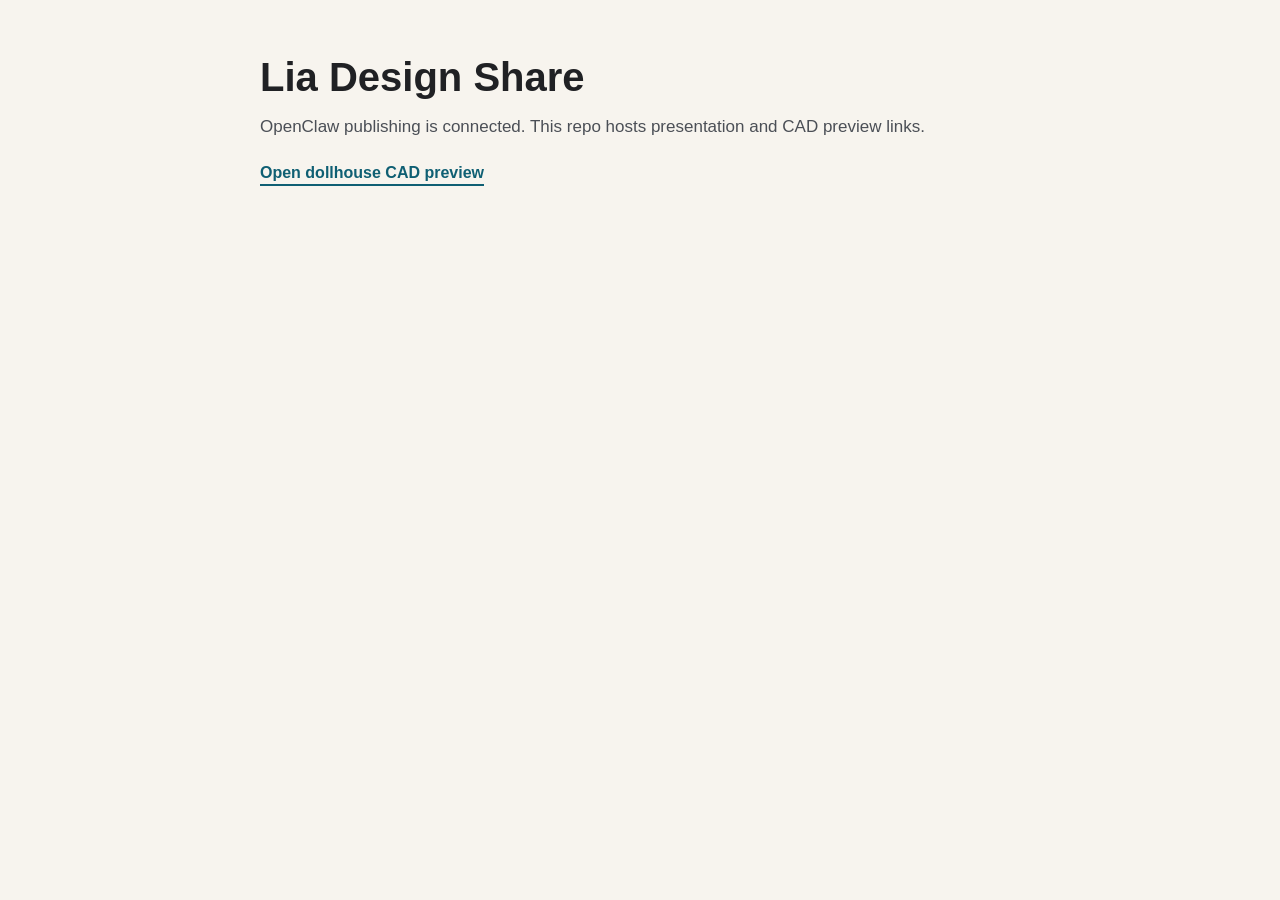
<file: index.html>
<!doctype html>
<html lang="en">
<head>
  <meta charset="utf-8">
  <meta name="viewport" content="width=device-width, initial-scale=1">
  <title>Lia Design Share</title>
  <style>
    body{font-family:Arial,Helvetica,sans-serif;margin:0;min-height:100vh;background:#f7f4ee;color:#202124}
    main{max-width:760px;padding:56px 24px;margin:0 auto}
    h1{font-size:40px;line-height:1.05;margin:0 0 16px;letter-spacing:0}
    p{font-size:17px;line-height:1.55;margin:0 0 24px;color:#4b4f56}
    a{display:inline-block;color:#0f5f73;font-weight:700;text-decoration:none;border-bottom:2px solid #0f5f73;padding-bottom:2px}
  </style>
</head>
<body>
  <main>
    <h1>Lia Design Share</h1>
    <p>OpenClaw publishing is connected. This repo hosts presentation and CAD preview links.</p>
    <a href="cad/dollhouse/">Open dollhouse CAD preview</a>
  </main>
</body>
</html>
</file>
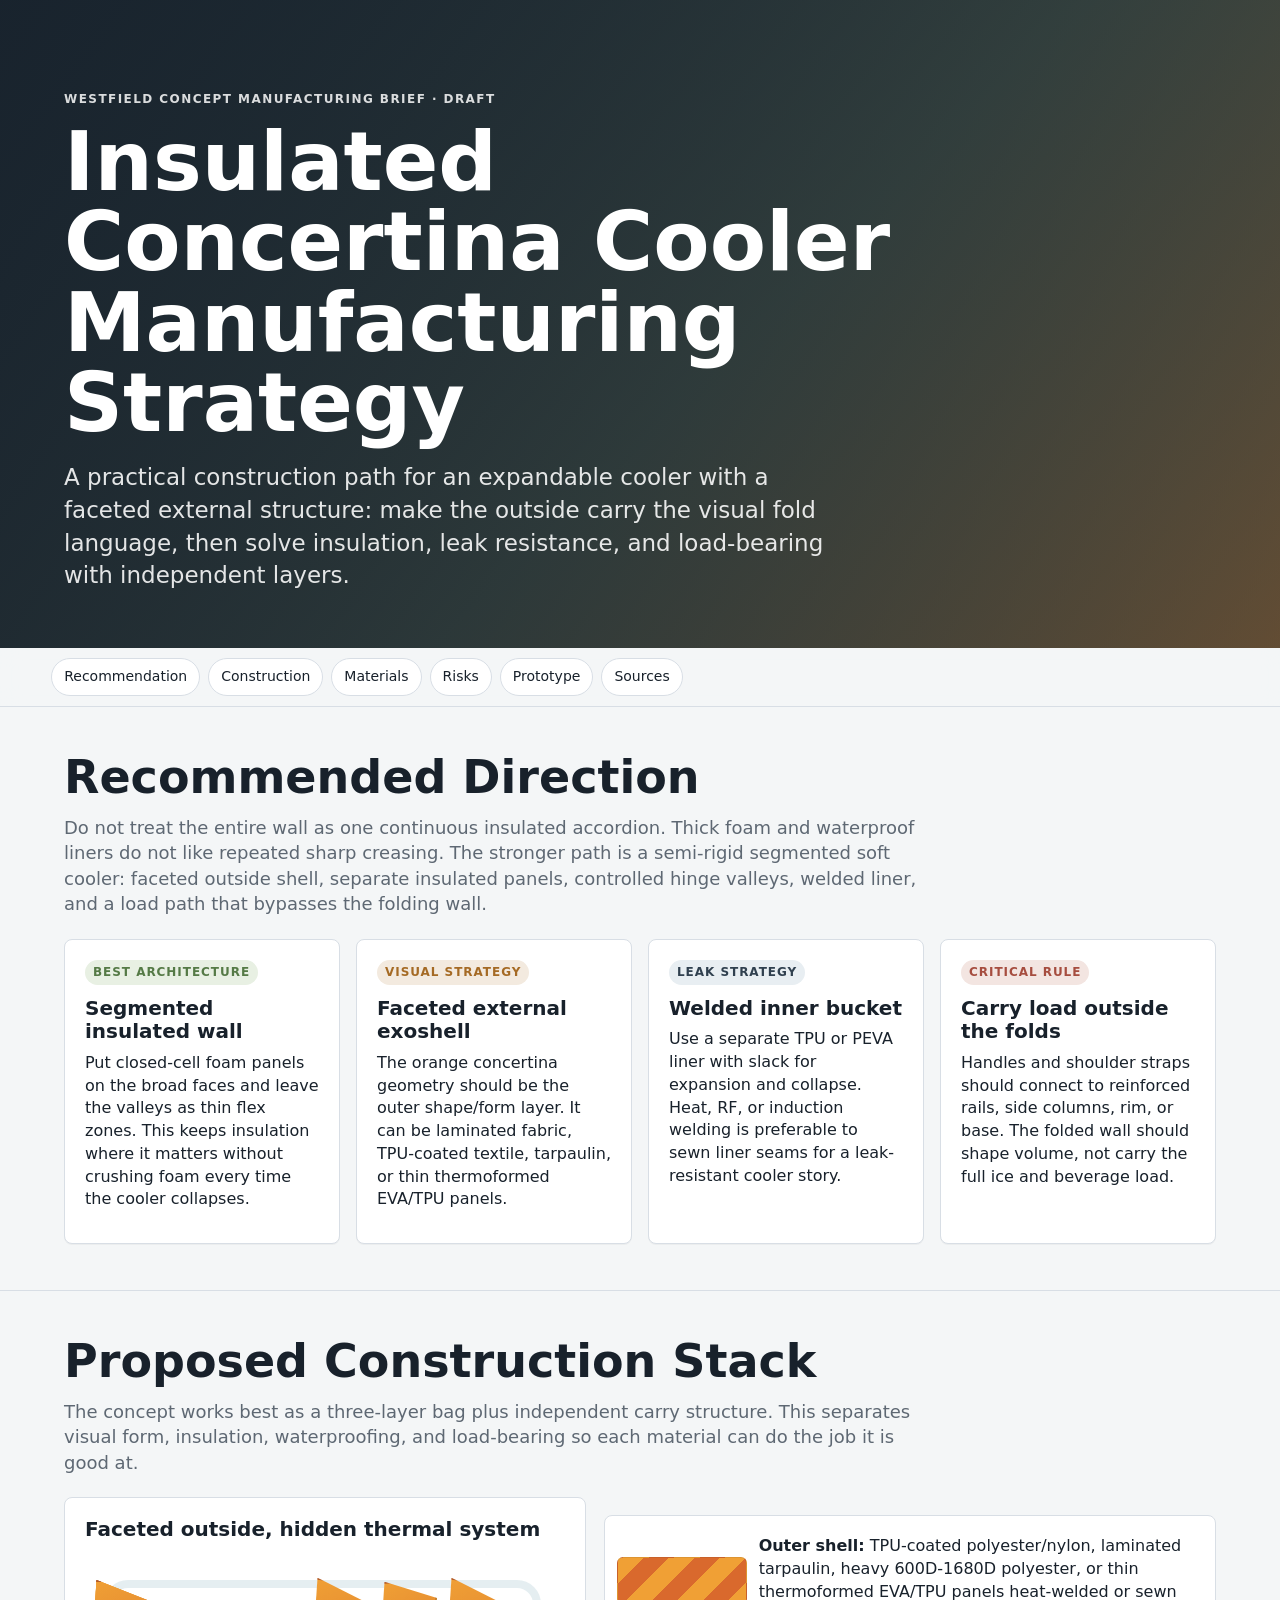
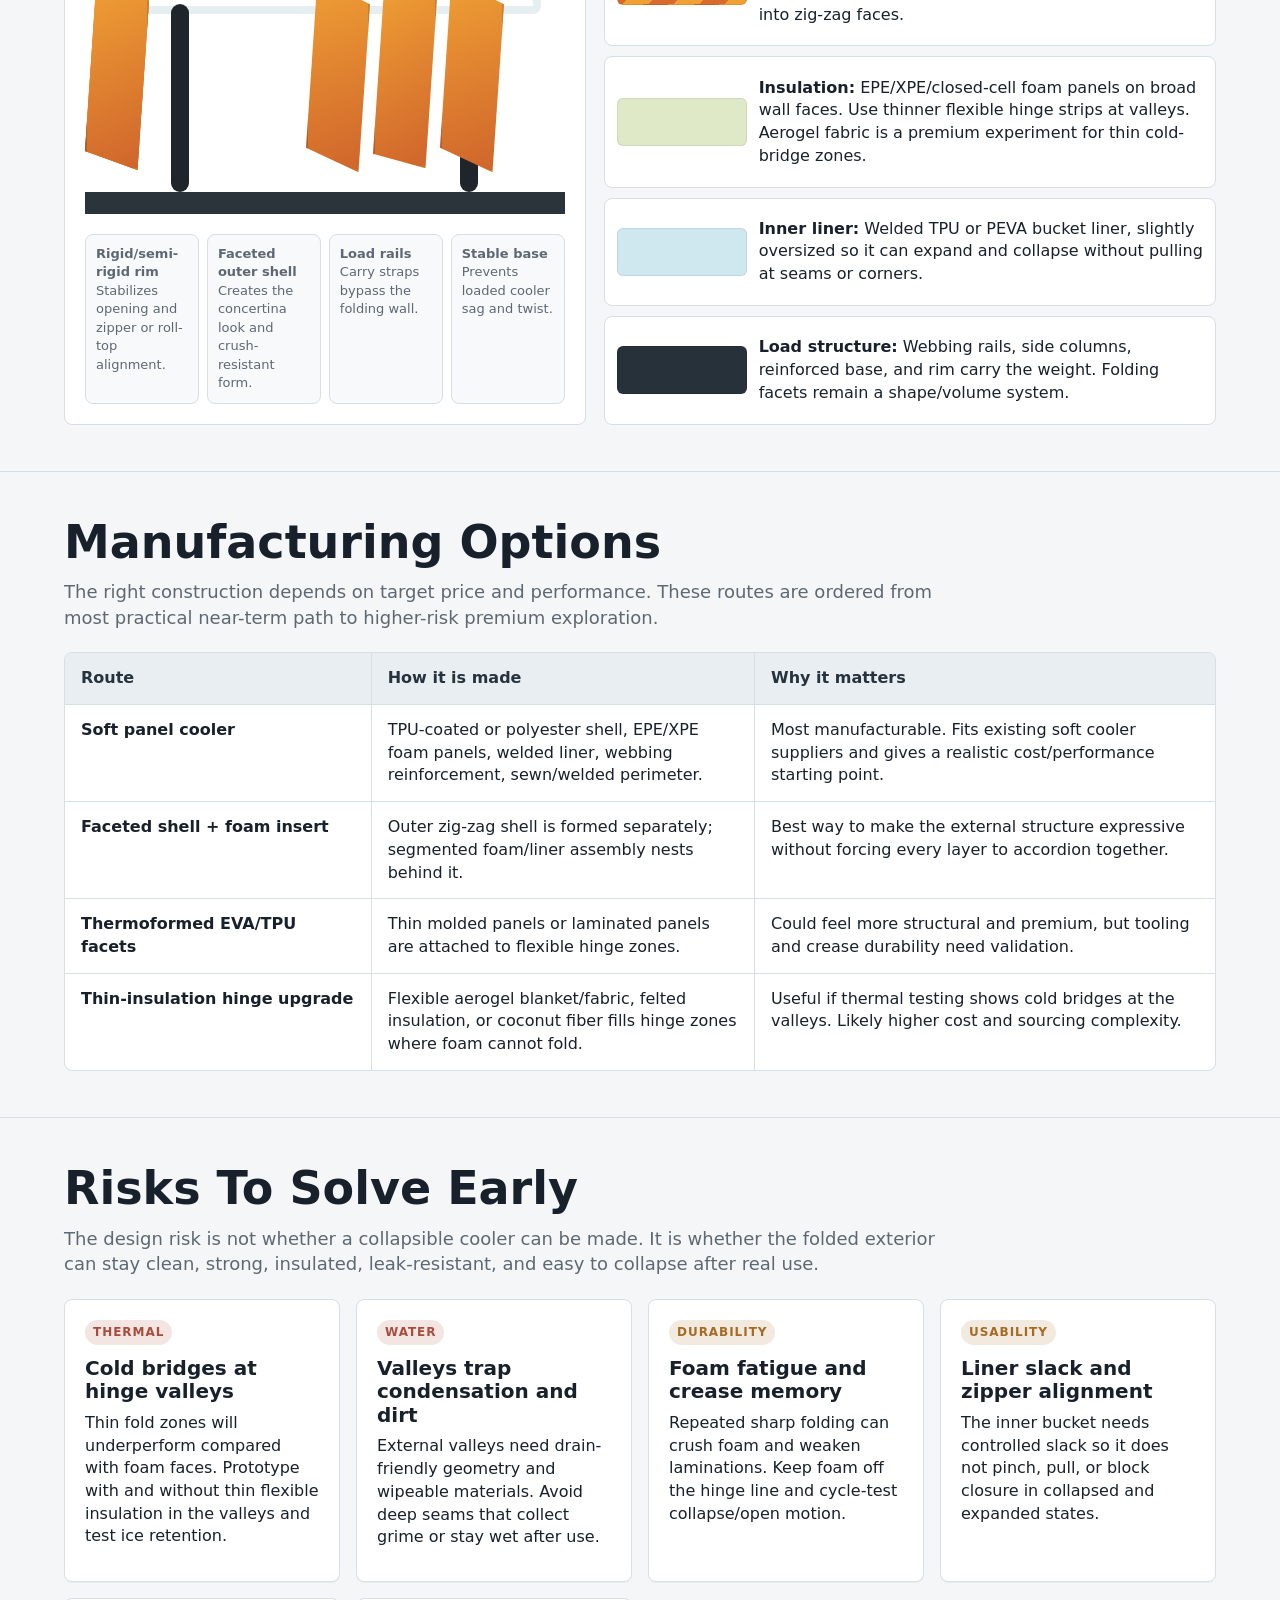
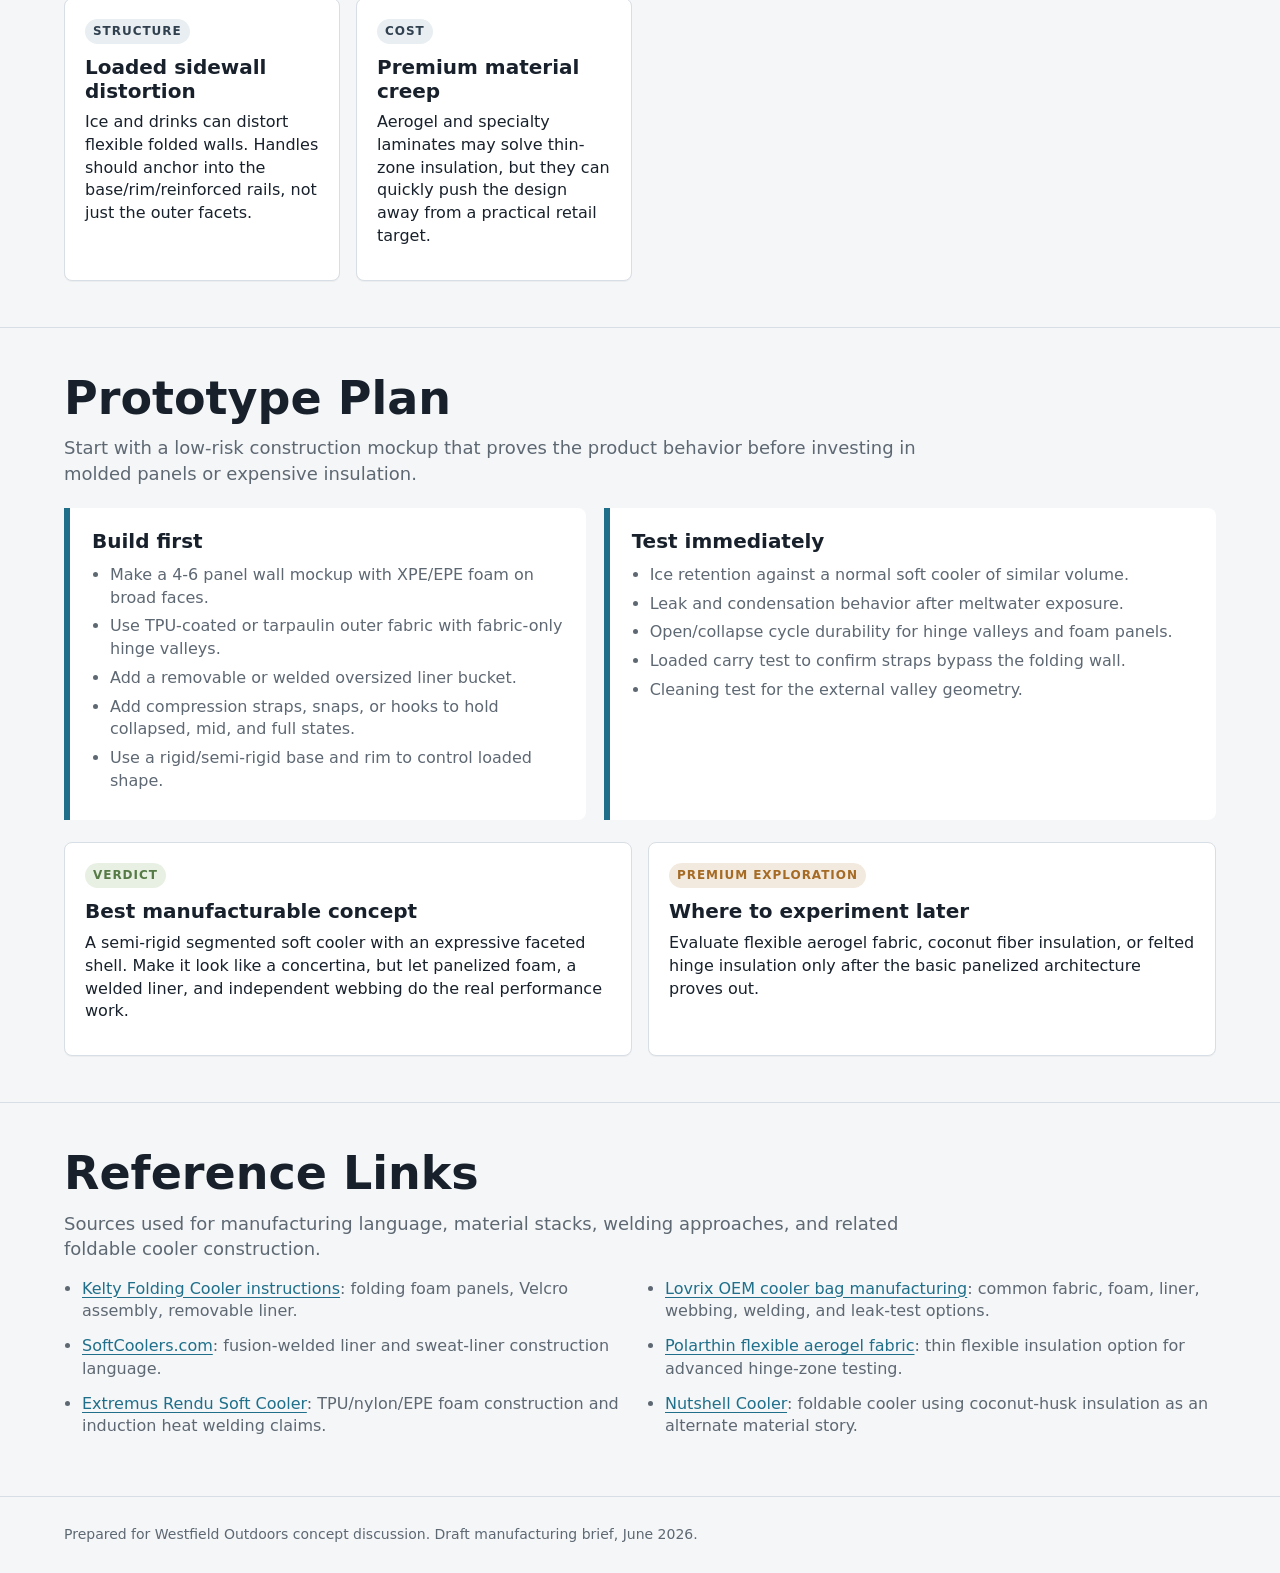
<file: concertina-cooler-manufacturing-brief/index.html>
<!doctype html>
<html lang="en">
<head>
  <meta charset="utf-8">
  <meta name="viewport" content="width=device-width, initial-scale=1">
  <title>Concertina Cooler Manufacturing Brief</title>
  <style>
    :root {
      color-scheme: light;
      --ink: #18212b;
      --muted: #5e6873;
      --line: #d8dee5;
      --paper: #f4f6f7;
      --panel: #ffffff;
      --blue: #1f6f8b;
      --green: #557a46;
      --amber: #a56a24;
      --red: #a64d3f;
      --charcoal: #27313a;
    }
    * { box-sizing: border-box; }
    html { background: var(--paper); }
    body {
      margin: 0;
      font-family: Inter, ui-sans-serif, system-ui, -apple-system, BlinkMacSystemFont, "Segoe UI", sans-serif;
      color: var(--ink);
      background: var(--paper);
      line-height: 1.42;
    }
    a { color: var(--blue); text-underline-offset: 3px; }
    header {
      min-height: 72vh;
      display: grid;
      align-items: end;
      padding: 56px clamp(20px, 5vw, 76px);
      color: white;
      background:
        linear-gradient(115deg, rgba(24,33,43,.92), rgba(24,33,43,.56)),
        linear-gradient(135deg, #203d49, #687d63 56%, #c1843f);
    }
    .hero-inner { max-width: 1140px; }
    .eyebrow {
      margin-bottom: 14px;
      text-transform: uppercase;
      letter-spacing: .12em;
      font-size: 12px;
      font-weight: 800;
      opacity: .84;
    }
    h1 {
      margin: 0 0 18px;
      max-width: 940px;
      font-size: clamp(42px, 7.4vw, 82px);
      line-height: .98;
      letter-spacing: 0;
    }
    .hero-copy {
      max-width: 780px;
      margin: 0;
      color: rgba(255,255,255,.88);
      font-size: clamp(17px, 2.1vw, 23px);
    }
    nav {
      position: sticky;
      top: 0;
      z-index: 5;
      display: flex;
      gap: 8px;
      overflow-x: auto;
      padding: 10px clamp(14px, 4vw, 56px);
      border-bottom: 1px solid var(--line);
      background: rgba(244,246,247,.92);
      backdrop-filter: blur(12px);
    }
    nav a {
      flex: 0 0 auto;
      padding: 8px 12px;
      border: 1px solid var(--line);
      border-radius: 999px;
      background: white;
      color: var(--ink);
      font-size: 14px;
      text-decoration: none;
    }
    section {
      padding: 46px clamp(20px, 5vw, 76px);
      border-bottom: 1px solid var(--line);
    }
    .section-inner { max-width: 1180px; margin: 0 auto; }
    h2 {
      margin: 0 0 12px;
      font-size: clamp(29px, 4vw, 46px);
      line-height: 1.08;
      letter-spacing: 0;
    }
    h3 { margin: 0 0 8px; font-size: 20px; line-height: 1.18; letter-spacing: 0; }
    p { margin: 0 0 12px; }
    .lead {
      max-width: 880px;
      color: var(--muted);
      font-size: 18px;
    }
    .grid {
      display: grid;
      grid-template-columns: repeat(auto-fit, minmax(250px, 1fr));
      gap: 16px;
      margin-top: 22px;
    }
    .card {
      min-height: 190px;
      padding: 20px;
      border: 1px solid var(--line);
      border-radius: 8px;
      background: var(--panel);
      box-shadow: 0 1px 0 rgba(24,33,43,.04);
    }
    .callout {
      padding: 22px;
      border-left: 6px solid var(--blue);
      border-radius: 0 8px 8px 0;
      background: white;
    }
    .tag {
      display: inline-block;
      margin-bottom: 12px;
      padding: 4px 8px;
      border-radius: 999px;
      background: #e8eef2;
      color: #30404f;
      font-size: 12px;
      font-weight: 800;
      text-transform: uppercase;
      letter-spacing: .08em;
    }
    .tag.green { background: #e8f0e3; color: var(--green); }
    .tag.amber { background: #f3eadf; color: var(--amber); }
    .tag.red { background: #f3e5e1; color: var(--red); }
    ul { margin: 10px 0 0; padding-left: 18px; color: var(--muted); }
    li { margin: 6px 0; }
    .split {
      display: grid;
      grid-template-columns: .92fr 1.08fr;
      gap: 18px;
      margin-top: 22px;
      align-items: stretch;
    }
    .diagram {
      min-height: 430px;
      padding: 20px;
      border: 1px solid var(--line);
      border-radius: 8px;
      background: white;
    }
    .bag {
      position: relative;
      width: min(100%, 520px);
      height: 250px;
      margin: 22px auto 20px;
      border-bottom: 22px solid #2b333b;
    }
    .face {
      position: absolute;
      bottom: 22px;
      width: 64px;
      height: 190px;
      clip-path: polygon(18% 0, 100% 11%, 82% 100%, 0 90%);
      background: linear-gradient(155deg, #f0a035, #cf642b);
      border: 2px solid rgba(89,55,29,.25);
    }
    .face:nth-child(1) { left: 4%; transform: skewY(-5deg); }
    .face:nth-child(2) { left: 18%; transform: skewY(6deg); }
    .face:nth-child(3) { left: 32%; transform: skewY(-5deg); }
    .face:nth-child(4) { left: 46%; transform: skewY(6deg); }
    .face:nth-child(5) { left: 60%; transform: skewY(-5deg); }
    .face:nth-child(6) { left: 74%; transform: skewY(6deg); }
    .rim {
      position: absolute;
      left: 4%;
      right: 5%;
      top: 16px;
      height: 34px;
      border: 8px solid rgba(220,232,236,.75);
      border-radius: 24px 24px 8px 8px;
      background: rgba(255,255,255,.45);
    }
    .strap {
      position: absolute;
      top: 40px;
      bottom: 0;
      width: 18px;
      border-radius: 999px;
      background: #1f252b;
    }
    .strap.left { left: 18%; }
    .strap.right { right: 18%; }
    .label-row {
      display: grid;
      grid-template-columns: repeat(4, 1fr);
      gap: 8px;
    }
    .label {
      padding: 10px;
      border: 1px solid var(--line);
      border-radius: 8px;
      color: var(--muted);
      background: #f7f9fa;
      font-size: 13px;
    }
    .stack {
      display: grid;
      gap: 10px;
      margin-top: 18px;
    }
    .layer {
      display: grid;
      grid-template-columns: 130px 1fr;
      gap: 12px;
      align-items: center;
      padding: 12px;
      border: 1px solid var(--line);
      border-radius: 8px;
      background: white;
    }
    .swatch {
      min-height: 48px;
      border-radius: 6px;
      border: 1px solid rgba(0,0,0,.08);
    }
    .shell { background: repeating-linear-gradient(135deg, #f0a035 0 18px, #d9692d 18px 36px); }
    .foam { background: #dfe9c8; }
    .liner { background: #cfe8ef; }
    .load { background: #27313a; }
    .matrix {
      display: grid;
      grid-template-columns: minmax(160px, .8fr) minmax(220px, 1fr) minmax(250px, 1.2fr);
      border: 1px solid var(--line);
      border-radius: 8px;
      overflow: hidden;
      background: white;
      margin-top: 22px;
    }
    .matrix div { padding: 14px 16px; border-right: 1px solid var(--line); border-bottom: 1px solid var(--line); }
    .matrix div:nth-child(3n) { border-right: 0; }
    .matrix div:nth-last-child(-n+3) { border-bottom: 0; }
    .head { font-weight: 800; background: #e9eef2; color: #26323d; }
    .source-list {
      columns: 2;
      column-gap: 32px;
      margin-top: 16px;
    }
    .source-list li { break-inside: avoid; margin: 0 0 12px; }
    footer { padding: 28px clamp(20px, 5vw, 76px); color: var(--muted); font-size: 14px; }
    @media (max-width: 800px) {
      .split { grid-template-columns: 1fr; }
      .matrix { grid-template-columns: 1fr; }
      .matrix div { border-right: 0; }
      .matrix .head:nth-child(2), .matrix .head:nth-child(3) { display: none; }
      .label-row { grid-template-columns: 1fr 1fr; }
      .source-list { columns: 1; }
    }
    @media print {
      @page { size: letter landscape; margin: .34in; }
      html, body {
        width: 11in;
        background: white;
        -webkit-print-color-adjust: exact;
        print-color-adjust: exact;
      }
      body { font-size: 10.5px; line-height: 1.24; }
      nav { display: none; }
      header, section, footer {
        break-after: page;
        page-break-after: always;
        border-bottom: 0;
      }
      header {
        min-height: 7.7in;
        padding: .56in;
      }
      h1 { font-size: 55px; max-width: 8.5in; }
      .hero-copy { max-width: 7.6in; font-size: 17px; }
      section { padding: 0; }
      .section-inner { max-width: none; width: 100%; }
      h2 { font-size: 30px; margin-bottom: 8px; }
      h3 { font-size: 14px; margin-bottom: 5px; }
      p { margin-bottom: 6px; }
      ul { margin-top: 5px; padding-left: 13px; }
      li { margin: 2px 0; }
      .lead { max-width: 9in; font-size: 12px; }
      .grid {
        grid-template-columns: repeat(3, 1fr);
        gap: 8px;
        margin-top: 10px;
      }
      .card {
        min-height: 0;
        padding: 10px;
        box-shadow: none;
        break-inside: avoid;
      }
      .callout { padding: 12px; border-left-width: 4px; }
      .tag {
        margin-bottom: 5px;
        padding: 3px 5px;
        font-size: 8px;
      }
      .split {
        grid-template-columns: .9fr 1.1fr;
        gap: 10px;
        margin-top: 10px;
      }
      .diagram {
        min-height: 0;
        padding: 10px;
      }
      .bag {
        height: 185px;
        margin: 10px auto 8px;
        border-bottom-width: 16px;
      }
      .face {
        bottom: 16px;
        width: 48px;
        height: 142px;
      }
      .rim { top: 8px; height: 25px; border-width: 6px; }
      .strap { top: 28px; width: 13px; }
      .label-row { gap: 5px; }
      .label { padding: 6px; font-size: 9px; }
      .stack { gap: 6px; margin-top: 8px; }
      .layer {
        grid-template-columns: 92px 1fr;
        gap: 8px;
        padding: 7px;
      }
      .swatch { min-height: 34px; }
      .matrix { margin-top: 10px; }
      .matrix div { padding: 8px 10px; }
      .source-list { columns: 2; column-gap: 24px; }
      footer { display: none; }
    }
  </style>
</head>
<body>
  <header>
    <div class="hero-inner">
      <div class="eyebrow">Westfield concept manufacturing brief · draft</div>
      <h1>Insulated Concertina Cooler Manufacturing Strategy</h1>
      <p class="hero-copy">A practical construction path for an expandable cooler with a faceted external structure: make the outside carry the visual fold language, then solve insulation, leak resistance, and load-bearing with independent layers.</p>
    </div>
  </header>

  <nav aria-label="Brief sections">
    <a href="#recommendation">Recommendation</a>
    <a href="#construction">Construction</a>
    <a href="#materials">Materials</a>
    <a href="#risks">Risks</a>
    <a href="#prototype">Prototype</a>
    <a href="#sources">Sources</a>
  </nav>

  <section id="recommendation">
    <div class="section-inner">
      <h2>Recommended Direction</h2>
      <p class="lead">Do not treat the entire wall as one continuous insulated accordion. Thick foam and waterproof liners do not like repeated sharp creasing. The stronger path is a semi-rigid segmented soft cooler: faceted outside shell, separate insulated panels, controlled hinge valleys, welded liner, and a load path that bypasses the folding wall.</p>
      <div class="grid">
        <article class="card">
          <span class="tag green">Best architecture</span>
          <h3>Segmented insulated wall</h3>
          <p>Put closed-cell foam panels on the broad faces and leave the valleys as thin flex zones. This keeps insulation where it matters without crushing foam every time the cooler collapses.</p>
        </article>
        <article class="card">
          <span class="tag amber">Visual strategy</span>
          <h3>Faceted external exoshell</h3>
          <p>The orange concertina geometry should be the outer shape/form layer. It can be laminated fabric, TPU-coated textile, tarpaulin, or thin thermoformed EVA/TPU panels.</p>
        </article>
        <article class="card">
          <span class="tag">Leak strategy</span>
          <h3>Welded inner bucket</h3>
          <p>Use a separate TPU or PEVA liner with slack for expansion and collapse. Heat, RF, or induction welding is preferable to sewn liner seams for a leak-resistant cooler story.</p>
        </article>
        <article class="card">
          <span class="tag red">Critical rule</span>
          <h3>Carry load outside the folds</h3>
          <p>Handles and shoulder straps should connect to reinforced rails, side columns, rim, or base. The folded wall should shape volume, not carry the full ice and beverage load.</p>
        </article>
      </div>
    </div>
  </section>

  <section id="construction">
    <div class="section-inner">
      <h2>Proposed Construction Stack</h2>
      <p class="lead">The concept works best as a three-layer bag plus independent carry structure. This separates visual form, insulation, waterproofing, and load-bearing so each material can do the job it is good at.</p>
      <div class="split">
        <div class="diagram" aria-label="Faceted cooler construction diagram">
          <h3>Faceted outside, hidden thermal system</h3>
          <div class="bag">
            <div class="rim"></div>
            <div class="strap left"></div>
            <div class="strap right"></div>
            <div class="face"></div>
            <div class="face"></div>
            <div class="face"></div>
            <div class="face"></div>
            <div class="face"></div>
            <div class="face"></div>
          </div>
          <div class="label-row">
            <div class="label"><strong>Rigid/semi-rigid rim</strong><br>Stabilizes opening and zipper or roll-top alignment.</div>
            <div class="label"><strong>Faceted outer shell</strong><br>Creates the concertina look and crush-resistant form.</div>
            <div class="label"><strong>Load rails</strong><br>Carry straps bypass the folding wall.</div>
            <div class="label"><strong>Stable base</strong><br>Prevents loaded cooler sag and twist.</div>
          </div>
        </div>
        <div class="stack">
          <div class="layer">
            <div class="swatch shell"></div>
            <div><strong>Outer shell:</strong> TPU-coated polyester/nylon, laminated tarpaulin, heavy 600D-1680D polyester, or thin thermoformed EVA/TPU panels heat-welded or sewn into zig-zag faces.</div>
          </div>
          <div class="layer">
            <div class="swatch foam"></div>
            <div><strong>Insulation:</strong> EPE/XPE/closed-cell foam panels on broad wall faces. Use thinner flexible hinge strips at valleys. Aerogel fabric is a premium experiment for thin cold-bridge zones.</div>
          </div>
          <div class="layer">
            <div class="swatch liner"></div>
            <div><strong>Inner liner:</strong> Welded TPU or PEVA bucket liner, slightly oversized so it can expand and collapse without pulling at seams or corners.</div>
          </div>
          <div class="layer">
            <div class="swatch load"></div>
            <div><strong>Load structure:</strong> Webbing rails, side columns, reinforced base, and rim carry the weight. Folding facets remain a shape/volume system.</div>
          </div>
        </div>
      </div>
    </div>
  </section>

  <section id="materials">
    <div class="section-inner">
      <h2>Manufacturing Options</h2>
      <p class="lead">The right construction depends on target price and performance. These routes are ordered from most practical near-term path to higher-risk premium exploration.</p>
      <div class="matrix">
        <div class="head">Route</div>
        <div class="head">How it is made</div>
        <div class="head">Why it matters</div>
        <div><strong>Soft panel cooler</strong></div>
        <div>TPU-coated or polyester shell, EPE/XPE foam panels, welded liner, webbing reinforcement, sewn/welded perimeter.</div>
        <div>Most manufacturable. Fits existing soft cooler suppliers and gives a realistic cost/performance starting point.</div>
        <div><strong>Faceted shell + foam insert</strong></div>
        <div>Outer zig-zag shell is formed separately; segmented foam/liner assembly nests behind it.</div>
        <div>Best way to make the external structure expressive without forcing every layer to accordion together.</div>
        <div><strong>Thermoformed EVA/TPU facets</strong></div>
        <div>Thin molded panels or laminated panels are attached to flexible hinge zones.</div>
        <div>Could feel more structural and premium, but tooling and crease durability need validation.</div>
        <div><strong>Thin-insulation hinge upgrade</strong></div>
        <div>Flexible aerogel blanket/fabric, felted insulation, or coconut fiber fills hinge zones where foam cannot fold.</div>
        <div>Useful if thermal testing shows cold bridges at the valleys. Likely higher cost and sourcing complexity.</div>
      </div>
    </div>
  </section>

  <section id="risks">
    <div class="section-inner">
      <h2>Risks To Solve Early</h2>
      <p class="lead">The design risk is not whether a collapsible cooler can be made. It is whether the folded exterior can stay clean, strong, insulated, leak-resistant, and easy to collapse after real use.</p>
      <div class="grid">
        <article class="card">
          <span class="tag red">Thermal</span>
          <h3>Cold bridges at hinge valleys</h3>
          <p>Thin fold zones will underperform compared with foam faces. Prototype with and without thin flexible insulation in the valleys and test ice retention.</p>
        </article>
        <article class="card">
          <span class="tag red">Water</span>
          <h3>Valleys trap condensation and dirt</h3>
          <p>External valleys need drain-friendly geometry and wipeable materials. Avoid deep seams that collect grime or stay wet after use.</p>
        </article>
        <article class="card">
          <span class="tag amber">Durability</span>
          <h3>Foam fatigue and crease memory</h3>
          <p>Repeated sharp folding can crush foam and weaken laminations. Keep foam off the hinge line and cycle-test collapse/open motion.</p>
        </article>
        <article class="card">
          <span class="tag amber">Usability</span>
          <h3>Liner slack and zipper alignment</h3>
          <p>The inner bucket needs controlled slack so it does not pinch, pull, or block closure in collapsed and expanded states.</p>
        </article>
        <article class="card">
          <span class="tag">Structure</span>
          <h3>Loaded sidewall distortion</h3>
          <p>Ice and drinks can distort flexible folded walls. Handles should anchor into the base/rim/reinforced rails, not just the outer facets.</p>
        </article>
        <article class="card">
          <span class="tag">Cost</span>
          <h3>Premium material creep</h3>
          <p>Aerogel and specialty laminates may solve thin-zone insulation, but they can quickly push the design away from a practical retail target.</p>
        </article>
      </div>
    </div>
  </section>

  <section id="prototype">
    <div class="section-inner">
      <h2>Prototype Plan</h2>
      <p class="lead">Start with a low-risk construction mockup that proves the product behavior before investing in molded panels or expensive insulation.</p>
      <div class="split">
        <div class="callout">
          <h3>Build first</h3>
          <ul>
            <li>Make a 4-6 panel wall mockup with XPE/EPE foam on broad faces.</li>
            <li>Use TPU-coated or tarpaulin outer fabric with fabric-only hinge valleys.</li>
            <li>Add a removable or welded oversized liner bucket.</li>
            <li>Add compression straps, snaps, or hooks to hold collapsed, mid, and full states.</li>
            <li>Use a rigid/semi-rigid base and rim to control loaded shape.</li>
          </ul>
        </div>
        <div class="callout">
          <h3>Test immediately</h3>
          <ul>
            <li>Ice retention against a normal soft cooler of similar volume.</li>
            <li>Leak and condensation behavior after meltwater exposure.</li>
            <li>Open/collapse cycle durability for hinge valleys and foam panels.</li>
            <li>Loaded carry test to confirm straps bypass the folding wall.</li>
            <li>Cleaning test for the external valley geometry.</li>
          </ul>
        </div>
      </div>
      <div class="grid">
        <article class="card">
          <span class="tag green">Verdict</span>
          <h3>Best manufacturable concept</h3>
          <p>A semi-rigid segmented soft cooler with an expressive faceted shell. Make it look like a concertina, but let panelized foam, a welded liner, and independent webbing do the real performance work.</p>
        </article>
        <article class="card">
          <span class="tag amber">Premium exploration</span>
          <h3>Where to experiment later</h3>
          <p>Evaluate flexible aerogel fabric, coconut fiber insulation, or felted hinge insulation only after the basic panelized architecture proves out.</p>
        </article>
      </div>
    </div>
  </section>

  <section id="sources">
    <div class="section-inner">
      <h2>Reference Links</h2>
      <p class="lead">Sources used for manufacturing language, material stacks, welding approaches, and related foldable cooler construction.</p>
      <ul class="source-list">
        <li><a href="https://www.kelty.com/content/pdf/Kelty_Folding_Cooler_Instructions.pdf">Kelty Folding Cooler instructions</a>: folding foam panels, Velcro assembly, removable liner.</li>
        <li><a href="https://www.softcoolers.com/">SoftCoolers.com</a>: fusion-welded liner and sweat-liner construction language.</li>
        <li><a href="https://www.extremus.com/products/rendu-soft-cooler">Extremus Rendu Soft Cooler</a>: TPU/nylon/EPE foam construction and induction heat welding claims.</li>
        <li><a href="https://lovrix.com/cooler-bag-manufacturer/">Lovrix OEM cooler bag manufacturing</a>: common fabric, foam, liner, webbing, welding, and leak-test options.</li>
        <li><a href="https://alphatekmaterials.com/polarthin/">Polarthin flexible aerogel fabric</a>: thin flexible insulation option for advanced hinge-zone testing.</li>
        <li><a href="https://nutshellcoolers.com/products/nutshell-cooler">Nutshell Cooler</a>: foldable cooler using coconut-husk insulation as an alternate material story.</li>
      </ul>
    </div>
  </section>

  <footer>
    Prepared for Westfield Outdoors concept discussion. Draft manufacturing brief, June 2026.
  </footer>
</body>
</html>
</file>
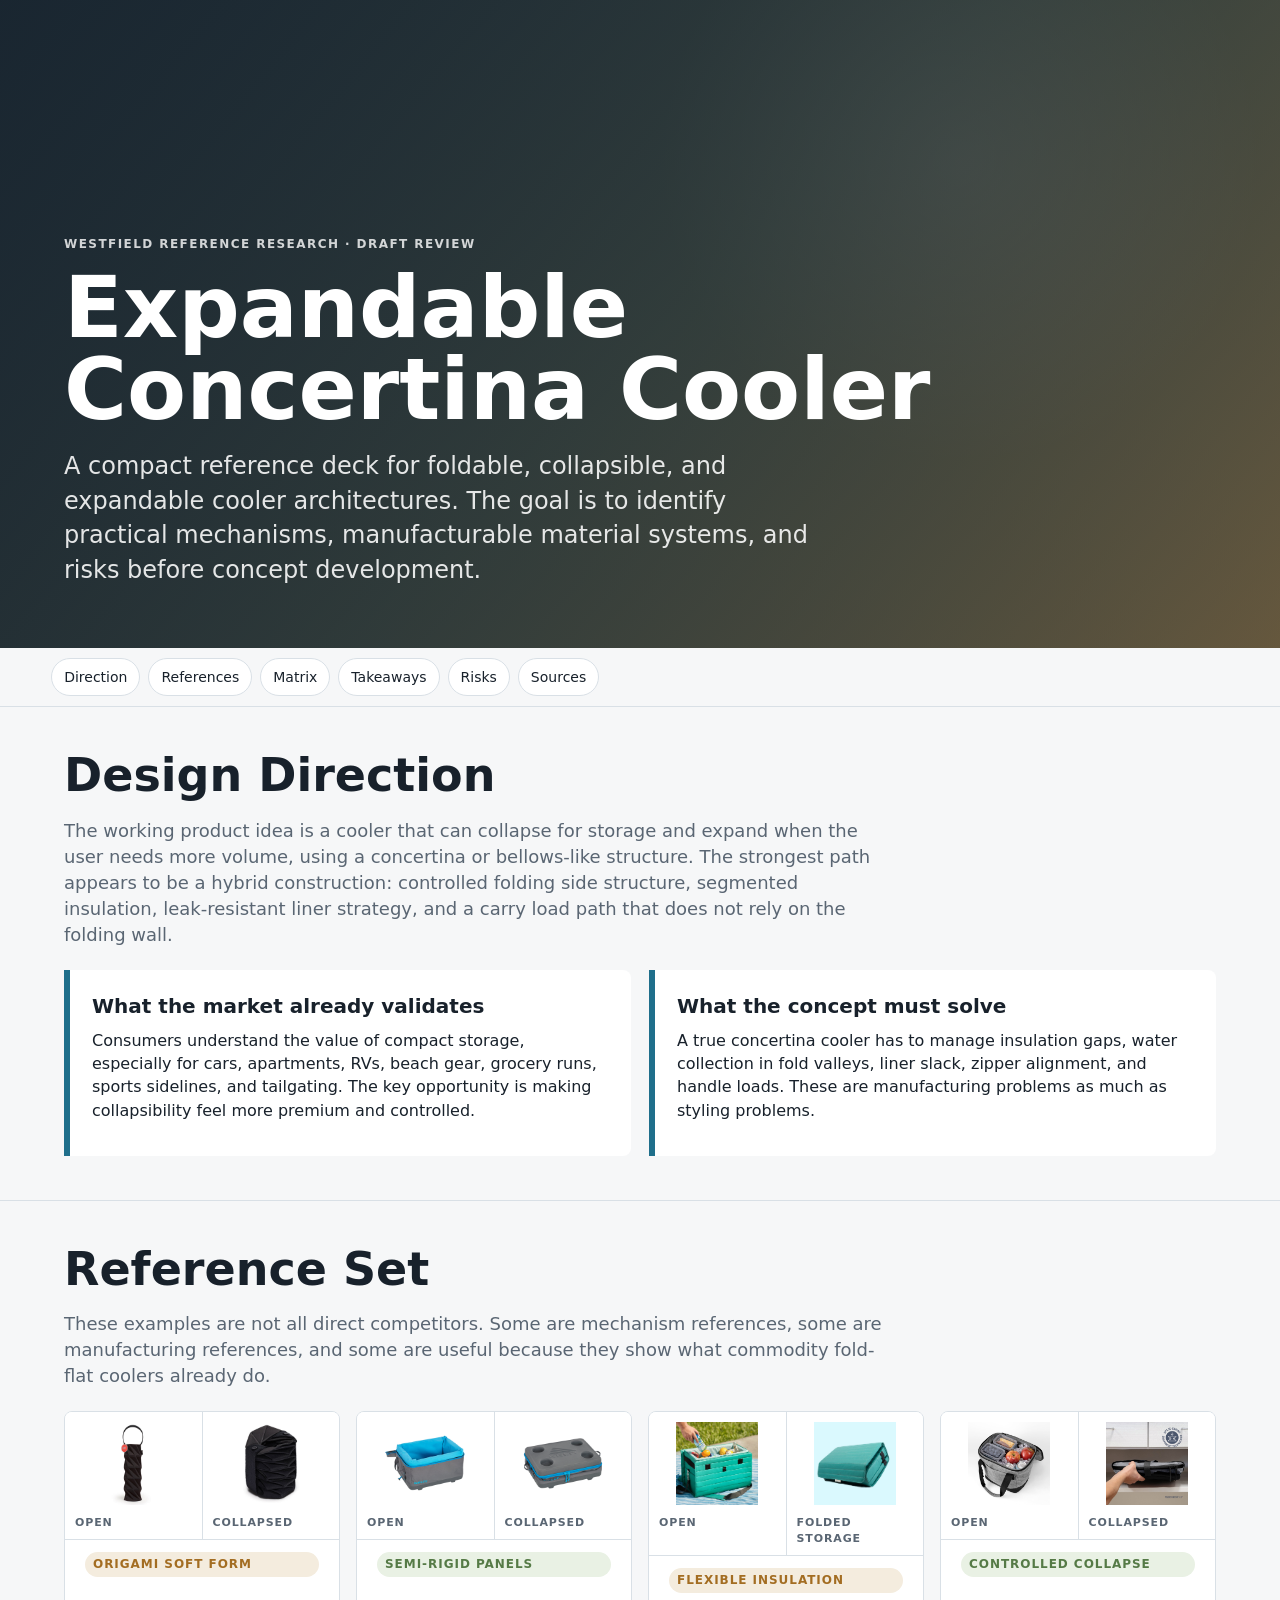
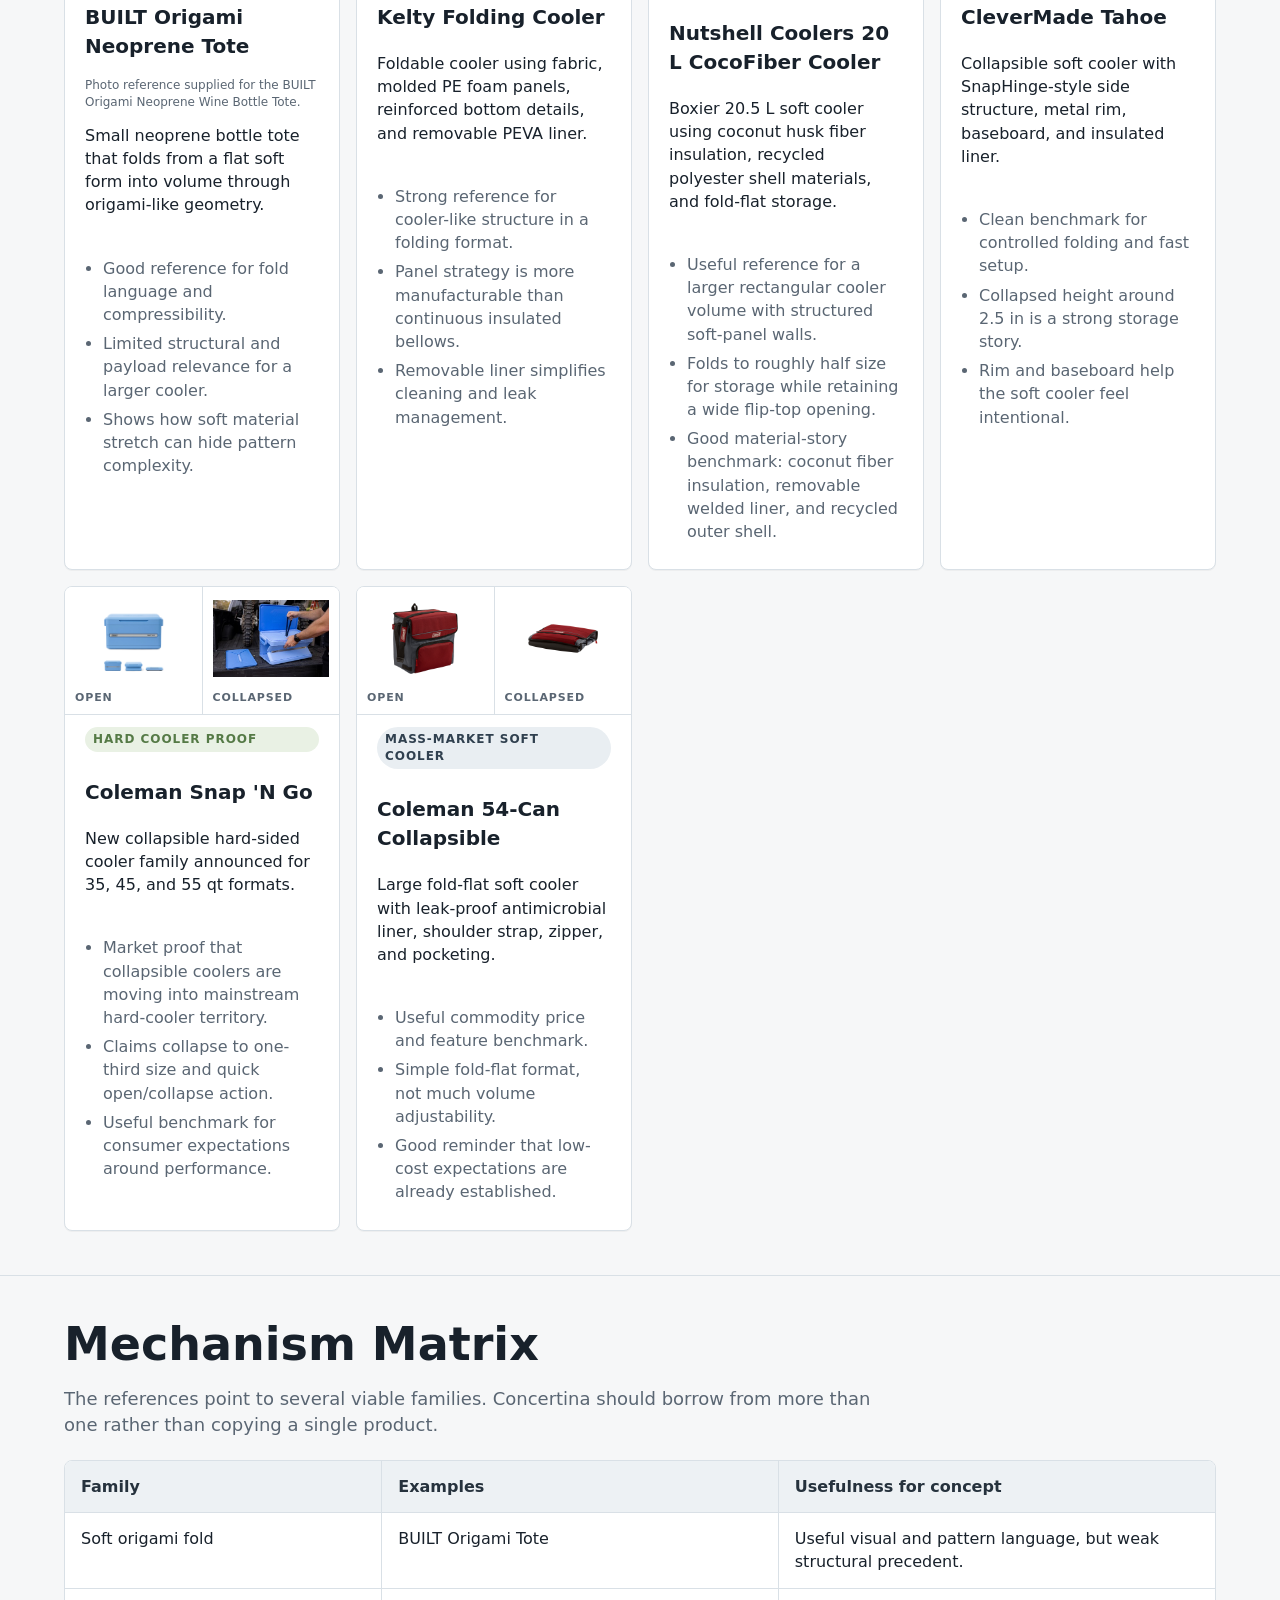
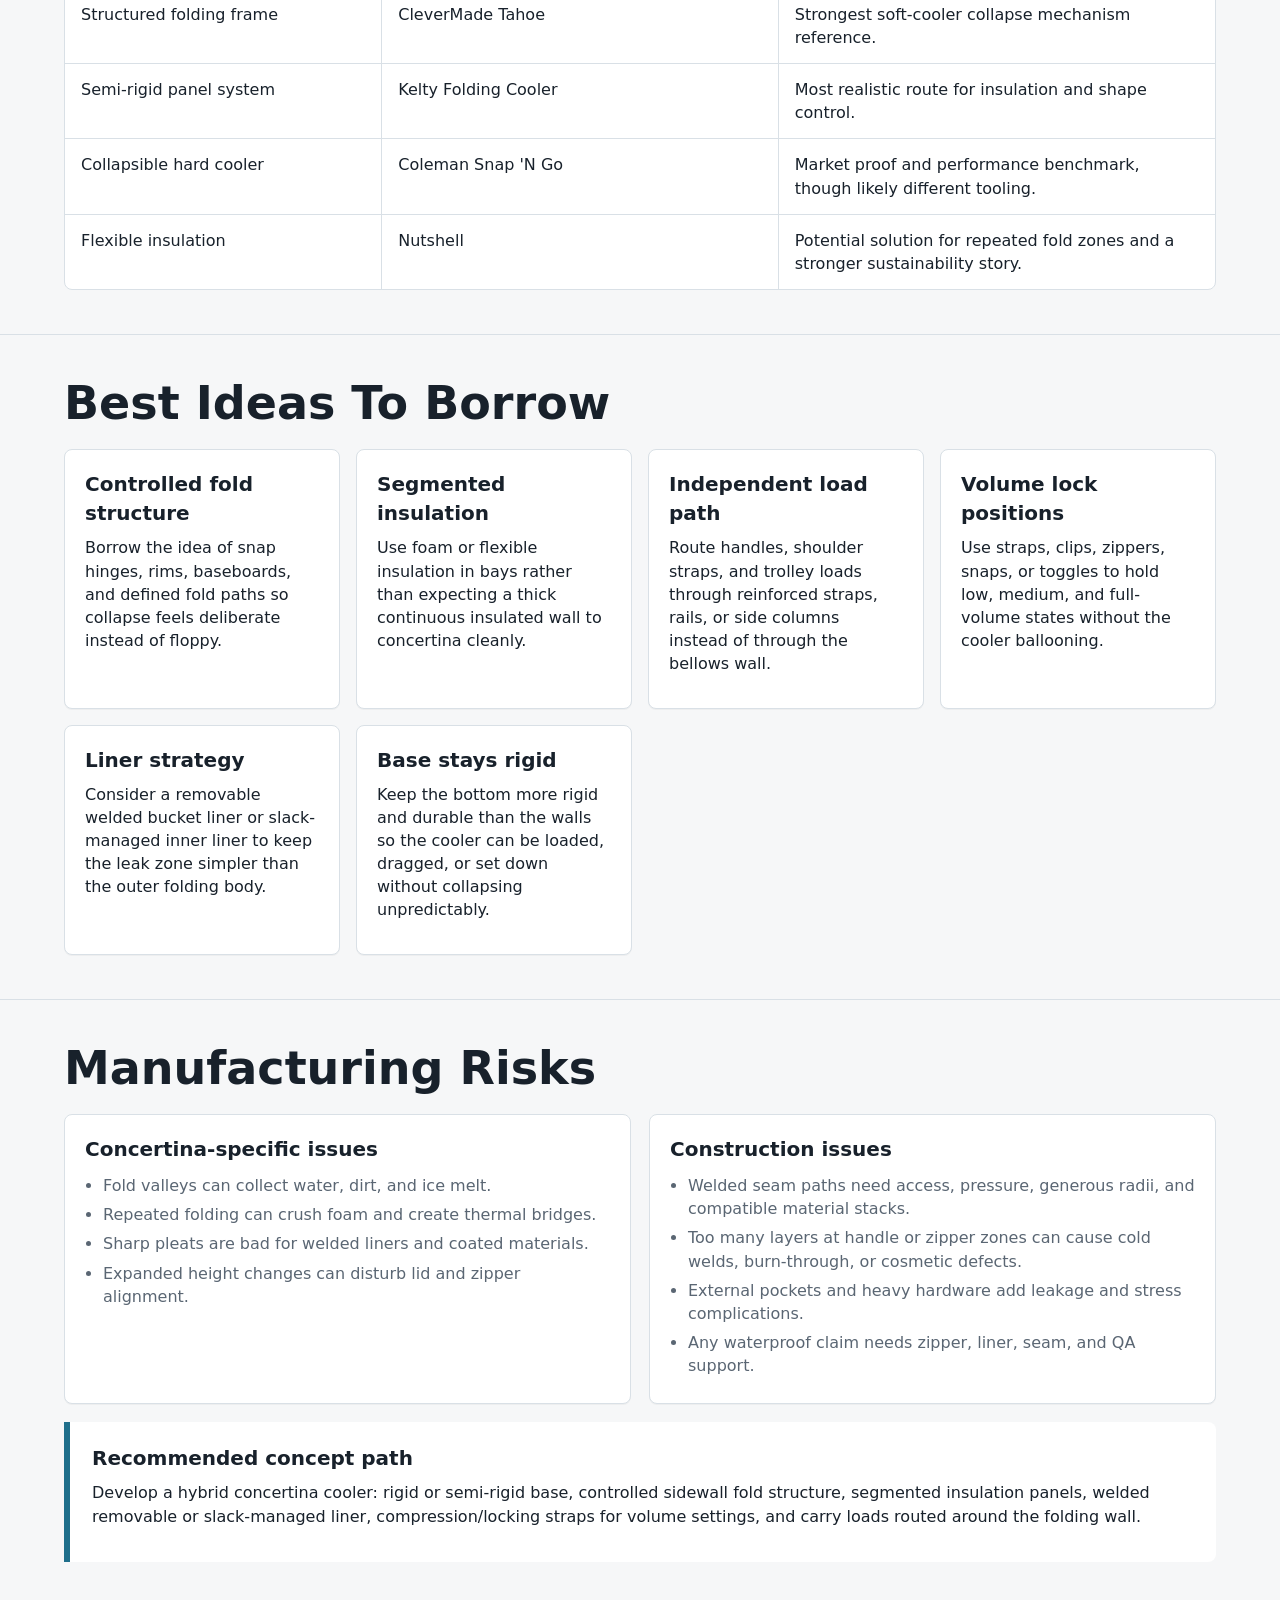
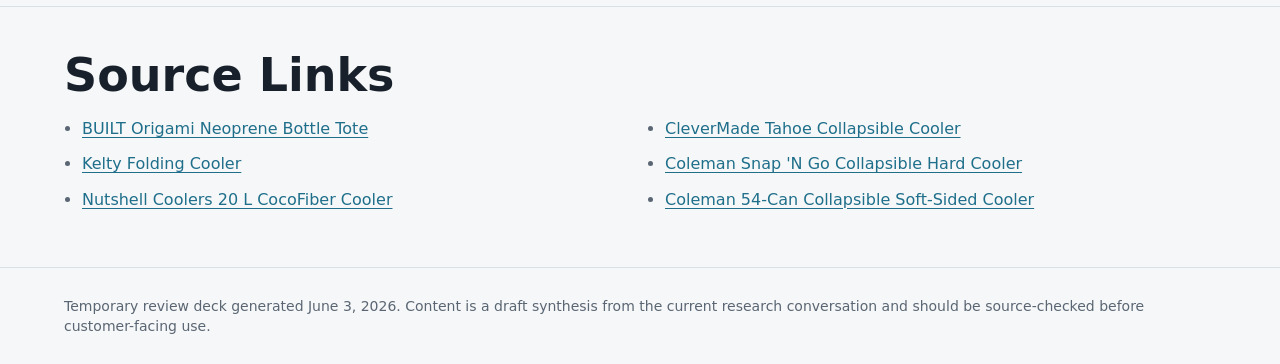
<file: concertina-cooler-reference/index.html>
<!doctype html>
<html lang="en">
<head>
  <meta charset="utf-8">
  <meta name="viewport" content="width=device-width, initial-scale=1">
  <title>Expandable Cooler Reference Deck</title>
  <style>
    :root {
      color-scheme: light;
      --ink: #18212b;
      --muted: #5a6673;
      --line: #d9e0e6;
      --paper: #f6f7f8;
      --panel: #ffffff;
      --blue: #1f6f8b;
      --green: #557a46;
      --gold: #a36d22;
      --red: #a64d3f;
    }
    * { box-sizing: border-box; }
    body {
      margin: 0;
      font-family: Inter, ui-sans-serif, system-ui, -apple-system, BlinkMacSystemFont, "Segoe UI", sans-serif;
      color: var(--ink);
      background: var(--paper);
      line-height: 1.45;
    }
    a { color: var(--blue); text-decoration-thickness: 1px; text-underline-offset: 3px; }
    header {
      min-height: 72vh;
      display: grid;
      align-items: end;
      padding: 48px clamp(18px, 5vw, 72px);
      background:
        linear-gradient(120deg, rgba(24,33,43,.88), rgba(24,33,43,.55)),
        radial-gradient(circle at 75% 25%, rgba(255,255,255,.18), transparent 28%),
        linear-gradient(135deg, #244a58, #6f7f61 52%, #c49a54);
      color: white;
    }
    .hero-inner { max-width: 1120px; }
    .eyebrow {
      text-transform: uppercase;
      letter-spacing: .12em;
      font-size: 12px;
      font-weight: 800;
      opacity: .8;
    }
    h1 {
      margin: 12px 0 18px;
      max-width: 920px;
      font-size: clamp(42px, 8vw, 86px);
      line-height: .96;
      letter-spacing: 0;
    }
    .hero-copy {
      max-width: 760px;
      font-size: clamp(17px, 2.2vw, 24px);
      color: rgba(255,255,255,.88);
    }
    nav {
      position: sticky;
      top: 0;
      z-index: 5;
      display: flex;
      gap: 8px;
      overflow-x: auto;
      padding: 10px clamp(14px, 4vw, 56px);
      border-bottom: 1px solid var(--line);
      background: rgba(246,247,248,.92);
      backdrop-filter: blur(12px);
    }
    nav a {
      white-space: nowrap;
      padding: 8px 12px;
      border: 1px solid var(--line);
      border-radius: 999px;
      background: white;
      color: var(--ink);
      font-size: 14px;
      text-decoration: none;
    }
    section {
      padding: 44px clamp(18px, 5vw, 72px);
      border-bottom: 1px solid var(--line);
    }
    .section-inner { max-width: 1180px; margin: 0 auto; }
    h2 { margin: 0 0 18px; font-size: clamp(28px, 4vw, 46px); line-height: 1.05; letter-spacing: 0; }
    h3 { margin: 0 0 8px; font-size: 20px; letter-spacing: 0; }
    p { margin: 0 0 12px; }
    .lead { max-width: 820px; color: var(--muted); font-size: 18px; }
    .grid {
      display: grid;
      grid-template-columns: repeat(auto-fit, minmax(260px, 1fr));
      gap: 16px;
      margin-top: 22px;
    }
    .card {
      min-height: 230px;
      padding: 20px;
      border: 1px solid var(--line);
      border-radius: 8px;
      background: var(--panel);
      box-shadow: 0 1px 0 rgba(24,33,43,.04);
    }
    .card strong { display: block; margin-bottom: 6px; }
    .card.visual {
      display: flex;
      flex-direction: column;
      gap: 12px;
      padding: 0;
      overflow: hidden;
    }
    .card.visual .tag,
    .card.visual h3,
    .card.visual p,
    .card.visual ul {
      margin-left: 20px;
      margin-right: 20px;
    }
    .card.visual ul { margin-bottom: 20px; }
    .photo-frame {
      width: 100%;
      aspect-ratio: 4 / 3;
      margin: 0;
      background: #edf1f4;
      border-bottom: 1px solid var(--line);
      display: grid;
      place-items: center;
      overflow: hidden;
    }
    .photo-frame img {
      width: 100%;
      height: 100%;
      object-fit: contain;
      display: block;
      padding: 10px;
      background: white;
    }
    .state-pair {
      display: grid;
      grid-template-columns: 1fr 1fr;
      gap: 1px;
      border-bottom: 1px solid var(--line);
      background: var(--line);
    }
    .state-frame {
      min-width: 0;
      margin: 0;
      background: white;
    }
    .state-frame img {
      width: 100%;
      aspect-ratio: 4 / 3;
      object-fit: contain;
      display: block;
      padding: 10px;
      background: white;
    }
    .state-frame figcaption {
      padding: 0 10px 8px;
      color: var(--muted);
      font-size: 11px;
      font-weight: 800;
      text-transform: uppercase;
      letter-spacing: .08em;
    }
    .photo-note {
      margin: -4px 20px 0;
      color: var(--muted);
      font-size: 12px;
    }
    .tag {
      display: inline-block;
      margin-bottom: 14px;
      padding: 4px 8px;
      border-radius: 999px;
      background: #e9eef2;
      color: #30404f;
      font-size: 12px;
      font-weight: 800;
      text-transform: uppercase;
      letter-spacing: .08em;
    }
    .tag.green { background: #e9f1e4; color: var(--green); }
    .tag.gold { background: #f4ecde; color: var(--gold); }
    .tag.red { background: #f3e5e1; color: var(--red); }
    ul {
      margin: 10px 0 0;
      padding-left: 18px;
      color: var(--muted);
    }
    li { margin: 6px 0; }
    .matrix {
      display: grid;
      grid-template-columns: minmax(160px, .8fr) minmax(220px, 1fr) minmax(220px, 1.1fr);
      border: 1px solid var(--line);
      border-radius: 8px;
      overflow: hidden;
      background: white;
      margin-top: 22px;
    }
    .matrix div { padding: 14px 16px; border-bottom: 1px solid var(--line); border-right: 1px solid var(--line); }
    .matrix div:nth-child(3n) { border-right: 0; }
    .matrix div:nth-last-child(-n+3) { border-bottom: 0; }
    .head { font-weight: 800; background: #edf1f4; color: #26323d; }
    .split {
      display: grid;
      grid-template-columns: 1fr 1fr;
      gap: 18px;
      margin-top: 22px;
    }
    .callout {
      padding: 22px;
      border-left: 6px solid var(--blue);
      background: white;
      border-radius: 0 8px 8px 0;
    }
    .source-list {
      columns: 2;
      column-gap: 32px;
      margin-top: 16px;
    }
    .source-list li { break-inside: avoid; margin: 0 0 12px; }
    footer { padding: 28px clamp(18px, 5vw, 72px); color: var(--muted); font-size: 14px; }
    @media (max-width: 760px) {
      header { min-height: 64vh; }
      .matrix { grid-template-columns: 1fr; }
      .matrix div { border-right: 0; }
      .matrix .head:nth-child(2), .matrix .head:nth-child(3) { display: none; }
      .split { grid-template-columns: 1fr; }
      .source-list { columns: 1; }
    }
    @media print {
      @page { size: letter landscape; margin: .34in; }
      html, body {
        width: 11in;
        background: white;
        -webkit-print-color-adjust: exact;
        print-color-adjust: exact;
      }
      body { font-size: 10.5px; line-height: 1.25; }
      nav { display: none; }
      header,
      section,
      footer {
        break-after: page;
        page-break-after: always;
        border-bottom: 0;
      }
      header {
        min-height: 7.7in;
        padding: .56in;
        align-items: end;
      }
      h1 { font-size: 56px; max-width: 8.4in; }
      .hero-copy { font-size: 17px; max-width: 7.4in; }
      section { padding: 0; }
      .section-inner { max-width: none; width: 100%; }
      h2 { font-size: 30px; margin-bottom: 8px; }
      h3 { font-size: 13px; margin-bottom: 4px; }
      p { margin-bottom: 6px; }
      ul { margin-top: 5px; padding-left: 13px; }
      li { margin: 2px 0; }
      .lead { max-width: 8.8in; font-size: 12px; }
      .grid {
        grid-template-columns: repeat(4, 1fr);
        gap: 8px;
        margin-top: 10px;
      }
      #references .grid {
        grid-template-columns: repeat(2, 1fr);
        gap: 10px;
      }
      .card {
        min-height: 0;
        padding: 10px;
        box-shadow: none;
        break-inside: avoid;
        page-break-inside: avoid;
      }
      .card.visual { gap: 5px; }
      .card.visual .tag,
      .card.visual h3,
      .card.visual p,
      .card.visual ul {
        margin-left: 9px;
        margin-right: 9px;
      }
      .card.visual ul { margin-bottom: 8px; }
      .photo-frame { aspect-ratio: 4 / 3; }
      .photo-frame img { padding: 5px; }
      .state-frame img {
        aspect-ratio: 4 / 3;
        padding: 5px;
      }
      .state-frame figcaption {
        padding: 0 5px 4px;
        font-size: 7.5px;
      }
      .photo-note { margin: -2px 9px 0; font-size: 8.5px; }
      .tag {
        margin-bottom: 4px;
        padding: 3px 5px;
        font-size: 8px;
      }
      .split {
        grid-template-columns: 1fr 1fr;
        gap: 10px;
        margin-top: 10px;
      }
      .callout { padding: 12px; border-left-width: 4px; }
      .matrix { margin-top: 10px; }
      .matrix div { padding: 8px 10px; }
      .source-list { columns: 2; column-gap: 24px; }
      footer { display: none; }
    }
  </style>
</head>
<body>
  <header>
    <div class="hero-inner">
      <div class="eyebrow">Westfield reference research · draft review</div>
      <h1>Expandable Concertina Cooler</h1>
      <p class="hero-copy">A compact reference deck for foldable, collapsible, and expandable cooler architectures. The goal is to identify practical mechanisms, manufacturable material systems, and risks before concept development.</p>
    </div>
  </header>

  <nav aria-label="Deck sections">
    <a href="#direction">Direction</a>
    <a href="#references">References</a>
    <a href="#matrix">Matrix</a>
    <a href="#takeaways">Takeaways</a>
    <a href="#risks">Risks</a>
    <a href="#sources">Sources</a>
  </nav>

  <section id="direction">
    <div class="section-inner">
      <h2>Design Direction</h2>
      <p class="lead">The working product idea is a cooler that can collapse for storage and expand when the user needs more volume, using a concertina or bellows-like structure. The strongest path appears to be a hybrid construction: controlled folding side structure, segmented insulation, leak-resistant liner strategy, and a carry load path that does not rely on the folding wall.</p>
      <div class="split">
        <div class="callout">
          <h3>What the market already validates</h3>
          <p>Consumers understand the value of compact storage, especially for cars, apartments, RVs, beach gear, grocery runs, sports sidelines, and tailgating. The key opportunity is making collapsibility feel more premium and controlled.</p>
        </div>
        <div class="callout">
          <h3>What the concept must solve</h3>
          <p>A true concertina cooler has to manage insulation gaps, water collection in fold valleys, liner slack, zipper alignment, and handle loads. These are manufacturing problems as much as styling problems.</p>
        </div>
      </div>
    </div>
  </section>

  <section id="references">
    <div class="section-inner">
      <h2>Reference Set</h2>
      <p class="lead">These examples are not all direct competitors. Some are mechanism references, some are manufacturing references, and some are useful because they show what commodity fold-flat coolers already do.</p>
      <div class="grid">
        <article class="card visual">
          <div class="state-pair" aria-label="BUILT Origami Tote open and collapsed states">
            <figure class="state-frame"><img src="assets/states/built-open.jpg" alt="BUILT Origami Tote open bottle-carry state"><figcaption>Open</figcaption></figure>
            <figure class="state-frame"><img src="assets/states/built-collapsed.jpg" alt="BUILT Origami Tote compressed folded state"><figcaption>Collapsed</figcaption></figure>
          </div>
          <span class="tag gold">Origami soft form</span>
          <h3>BUILT Origami Neoprene Tote</h3>
          <p class="photo-note">Photo reference supplied for the BUILT Origami Neoprene Wine Bottle Tote.</p>
          <p>Small neoprene bottle tote that folds from a flat soft form into volume through origami-like geometry.</p>
          <ul>
            <li>Good reference for fold language and compressibility.</li>
            <li>Limited structural and payload relevance for a larger cooler.</li>
            <li>Shows how soft material stretch can hide pattern complexity.</li>
          </ul>
        </article>
        <article class="card visual">
          <div class="state-pair" aria-label="Kelty Folding Cooler open and collapsed states">
            <figure class="state-frame"><img src="assets/states/kelty-open.jpg" alt="Kelty Folding Cooler open state"><figcaption>Open</figcaption></figure>
            <figure class="state-frame"><img src="assets/states/kelty-collapsed.jpg" alt="Kelty Folding Cooler collapsed low storage state"><figcaption>Collapsed</figcaption></figure>
          </div>
          <span class="tag green">Semi-rigid panels</span>
          <h3>Kelty Folding Cooler</h3>
          <p>Foldable cooler using fabric, molded PE foam panels, reinforced bottom details, and removable PEVA liner.</p>
          <ul>
            <li>Strong reference for cooler-like structure in a folding format.</li>
            <li>Panel strategy is more manufacturable than continuous insulated bellows.</li>
            <li>Removable liner simplifies cleaning and leak management.</li>
          </ul>
        </article>
        <article class="card visual">
          <div class="state-pair" aria-label="Nutshell 20 L cooler open and folded-storage reference">
            <figure class="state-frame"><img src="assets/states/nutshell-open.jpg" alt="Nutshell 20 L CocoFiber cooler open product state"><figcaption>Open</figcaption></figure>
            <figure class="state-frame"><img src="assets/states/nutshell-collapsed.jpg" alt="Nutshell 20 L CocoFiber cooler folded-storage reference image"><figcaption>Folded Storage</figcaption></figure>
          </div>
          <span class="tag gold">Flexible insulation</span>
          <h3>Nutshell Coolers 20 L CocoFiber Cooler</h3>
          <p>Boxier 20.5 L soft cooler using coconut husk fiber insulation, recycled polyester shell materials, and fold-flat storage.</p>
          <ul>
            <li>Useful reference for a larger rectangular cooler volume with structured soft-panel walls.</li>
            <li>Folds to roughly half size for storage while retaining a wide flip-top opening.</li>
            <li>Good material-story benchmark: coconut fiber insulation, removable welded liner, and recycled outer shell.</li>
          </ul>
        </article>
        <article class="card visual">
          <div class="state-pair" aria-label="CleverMade Tahoe open and collapsed states">
            <figure class="state-frame"><img src="assets/states/clevermade-open.jpg" alt="CleverMade Tahoe open loaded state"><figcaption>Open</figcaption></figure>
            <figure class="state-frame"><img src="assets/states/clevermade-collapsed.jpg" alt="CleverMade Tahoe collapsed storage state"><figcaption>Collapsed</figcaption></figure>
          </div>
          <span class="tag green">Controlled collapse</span>
          <h3>CleverMade Tahoe</h3>
          <p>Collapsible soft cooler with SnapHinge-style side structure, metal rim, baseboard, and insulated liner.</p>
          <ul>
            <li>Clean benchmark for controlled folding and fast setup.</li>
            <li>Collapsed height around 2.5 in is a strong storage story.</li>
            <li>Rim and baseboard help the soft cooler feel intentional.</li>
          </ul>
        </article>
        <article class="card visual">
          <div class="state-pair" aria-label="Coleman Snap N Go open and collapsed states">
            <figure class="state-frame"><img src="assets/states/coleman-snap-open.jpg" alt="Coleman Snap N Go open hard cooler state"><figcaption>Open</figcaption></figure>
            <figure class="state-frame"><img src="assets/states/coleman-snap-collapsed.jpg" alt="Coleman Snap N Go collapsed hard cooler state"><figcaption>Collapsed</figcaption></figure>
          </div>
          <span class="tag green">Hard cooler proof</span>
          <h3>Coleman Snap 'N Go</h3>
          <p>New collapsible hard-sided cooler family announced for 35, 45, and 55 qt formats.</p>
          <ul>
            <li>Market proof that collapsible coolers are moving into mainstream hard-cooler territory.</li>
            <li>Claims collapse to one-third size and quick open/collapse action.</li>
            <li>Useful benchmark for consumer expectations around performance.</li>
          </ul>
        </article>
        <article class="card visual">
          <div class="state-pair" aria-label="Coleman 54-Can open and collapsed states">
            <figure class="state-frame"><img src="assets/states/coleman54-open.jpg" alt="Coleman 54-can cooler open state"><figcaption>Open</figcaption></figure>
            <figure class="state-frame"><img src="assets/states/coleman54-collapsed.jpg" alt="Coleman 54-can cooler folded flat state"><figcaption>Collapsed</figcaption></figure>
          </div>
          <span class="tag">Mass-market soft cooler</span>
          <h3>Coleman 54-Can Collapsible</h3>
          <p>Large fold-flat soft cooler with leak-proof antimicrobial liner, shoulder strap, zipper, and pocketing.</p>
          <ul>
            <li>Useful commodity price and feature benchmark.</li>
            <li>Simple fold-flat format, not much volume adjustability.</li>
            <li>Good reminder that low-cost expectations are already established.</li>
          </ul>
        </article>
      </div>
    </div>
  </section>

  <section id="matrix">
    <div class="section-inner">
      <h2>Mechanism Matrix</h2>
      <p class="lead">The references point to several viable families. Concertina should borrow from more than one rather than copying a single product.</p>
      <div class="matrix">
        <div class="head">Family</div><div class="head">Examples</div><div class="head">Usefulness for concept</div>
        <div>Soft origami fold</div><div>BUILT Origami Tote</div><div>Useful visual and pattern language, but weak structural precedent.</div>
        <div>Structured folding frame</div><div>CleverMade Tahoe</div><div>Strongest soft-cooler collapse mechanism reference.</div>
        <div>Semi-rigid panel system</div><div>Kelty Folding Cooler</div><div>Most realistic route for insulation and shape control.</div>
        <div>Collapsible hard cooler</div><div>Coleman Snap 'N Go</div><div>Market proof and performance benchmark, though likely different tooling.</div>
        <div>Flexible insulation</div><div>Nutshell</div><div>Potential solution for repeated fold zones and a stronger sustainability story.</div>
      </div>
    </div>
  </section>

  <section id="takeaways">
    <div class="section-inner">
      <h2>Best Ideas To Borrow</h2>
      <div class="grid">
        <div class="card"><h3>Controlled fold structure</h3><p>Borrow the idea of snap hinges, rims, baseboards, and defined fold paths so collapse feels deliberate instead of floppy.</p></div>
        <div class="card"><h3>Segmented insulation</h3><p>Use foam or flexible insulation in bays rather than expecting a thick continuous insulated wall to concertina cleanly.</p></div>
        <div class="card"><h3>Independent load path</h3><p>Route handles, shoulder straps, and trolley loads through reinforced straps, rails, or side columns instead of through the bellows wall.</p></div>
        <div class="card"><h3>Volume lock positions</h3><p>Use straps, clips, zippers, snaps, or toggles to hold low, medium, and full-volume states without the cooler ballooning.</p></div>
        <div class="card"><h3>Liner strategy</h3><p>Consider a removable welded bucket liner or slack-managed inner liner to keep the leak zone simpler than the outer folding body.</p></div>
        <div class="card"><h3>Base stays rigid</h3><p>Keep the bottom more rigid and durable than the walls so the cooler can be loaded, dragged, or set down without collapsing unpredictably.</p></div>
      </div>
    </div>
  </section>

  <section id="risks">
    <div class="section-inner">
      <h2>Manufacturing Risks</h2>
      <div class="split">
        <div class="card">
          <h3>Concertina-specific issues</h3>
          <ul>
            <li>Fold valleys can collect water, dirt, and ice melt.</li>
            <li>Repeated folding can crush foam and create thermal bridges.</li>
            <li>Sharp pleats are bad for welded liners and coated materials.</li>
            <li>Expanded height changes can disturb lid and zipper alignment.</li>
          </ul>
        </div>
        <div class="card">
          <h3>Construction issues</h3>
          <ul>
            <li>Welded seam paths need access, pressure, generous radii, and compatible material stacks.</li>
            <li>Too many layers at handle or zipper zones can cause cold welds, burn-through, or cosmetic defects.</li>
            <li>External pockets and heavy hardware add leakage and stress complications.</li>
            <li>Any waterproof claim needs zipper, liner, seam, and QA support.</li>
          </ul>
        </div>
      </div>
      <div class="callout" style="margin-top:18px">
        <h3>Recommended concept path</h3>
        <p>Develop a hybrid concertina cooler: rigid or semi-rigid base, controlled sidewall fold structure, segmented insulation panels, welded removable or slack-managed liner, compression/locking straps for volume settings, and carry loads routed around the folding wall.</p>
      </div>
    </div>
  </section>

  <section id="sources">
    <div class="section-inner">
      <h2>Source Links</h2>
      <ul class="source-list">
        <li><a href="https://us.amazon.com/Built-OTW-BLK-Origami-Resistant-Neoprene/dp/B00E1GE8J8" target="_blank" rel="noreferrer">BUILT Origami Neoprene Bottle Tote</a></li>
        <li><a href="https://www.campingworld.com/kelty-folding-cooler-206275.html" target="_blank" rel="noreferrer">Kelty Folding Cooler</a></li>
        <li><a href="https://www.rei.com/product/249128/nutshell-coolers-20-l-cocofiber-cooler" target="_blank" rel="noreferrer">Nutshell Coolers 20 L CocoFiber Cooler</a></li>
        <li><a href="https://www.clevermade.com/products/eco-tahoe-collapsible-cooler" target="_blank" rel="noreferrer">CleverMade Tahoe Collapsible Cooler</a></li>
        <li><a href="https://ir.newellbrands.com/node/30211/pdf" target="_blank" rel="noreferrer">Coleman Snap 'N Go Collapsible Hard Cooler</a></li>
        <li><a href="https://www.campingworld.com/coleman-54-can-collapsible-soft-sided-cooler-742496.html" target="_blank" rel="noreferrer">Coleman 54-Can Collapsible Soft-Sided Cooler</a></li>
      </ul>
    </div>
  </section>

  <footer>
    Temporary review deck generated June 3, 2026. Content is a draft synthesis from the current research conversation and should be source-checked before customer-facing use.
  </footer>
</body>
</html>
</file>
